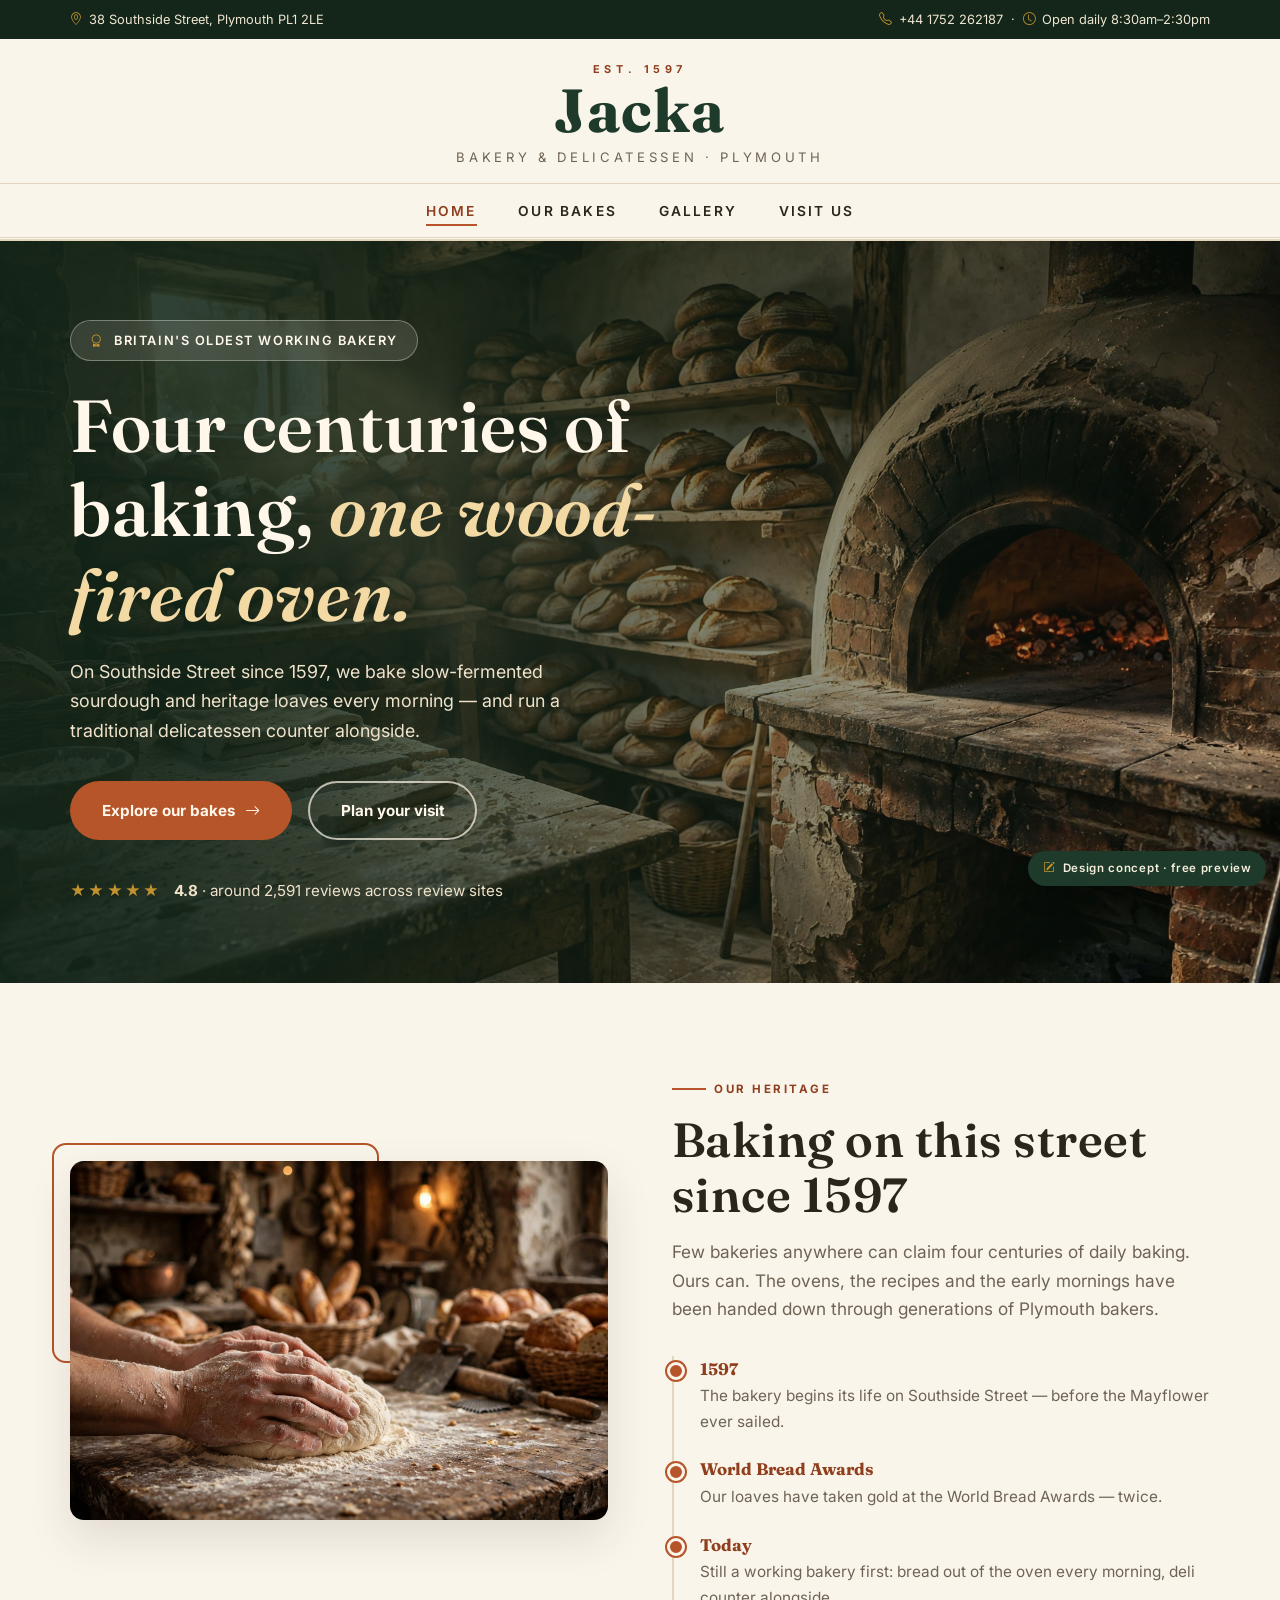
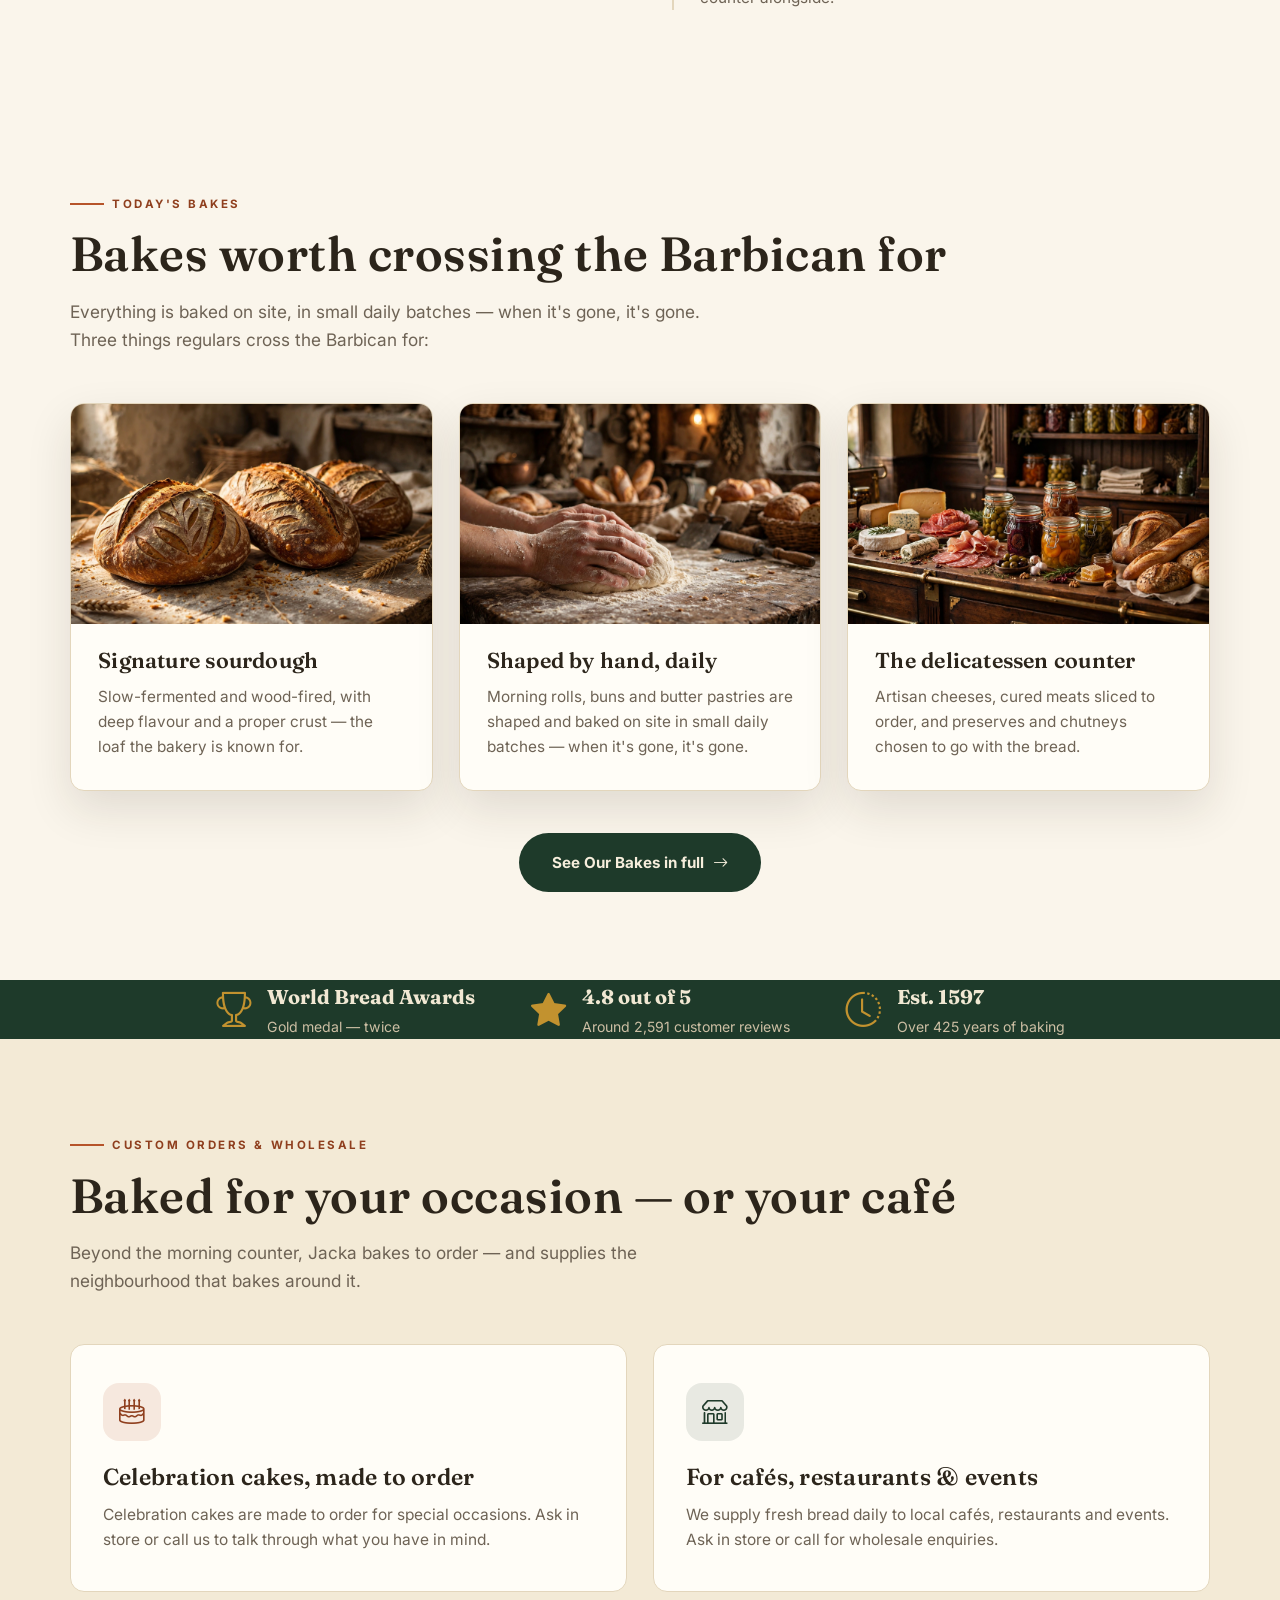
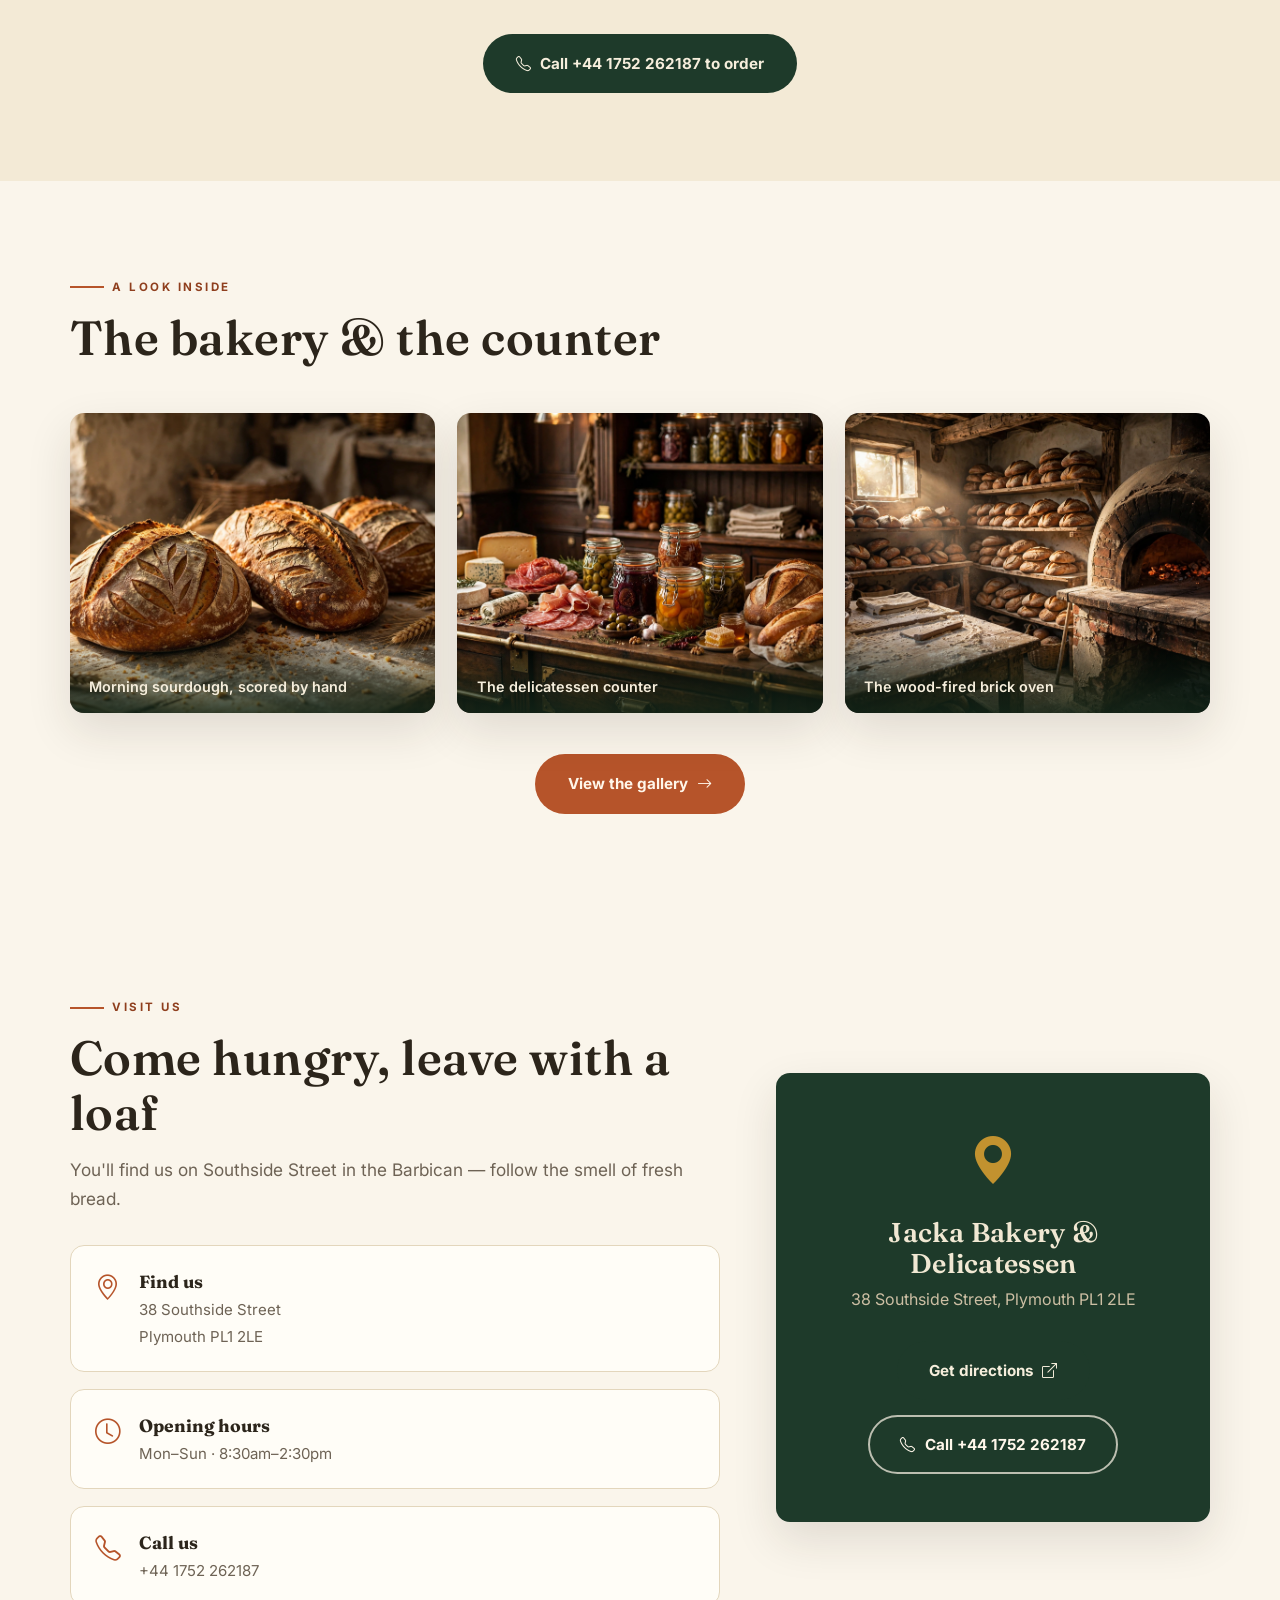
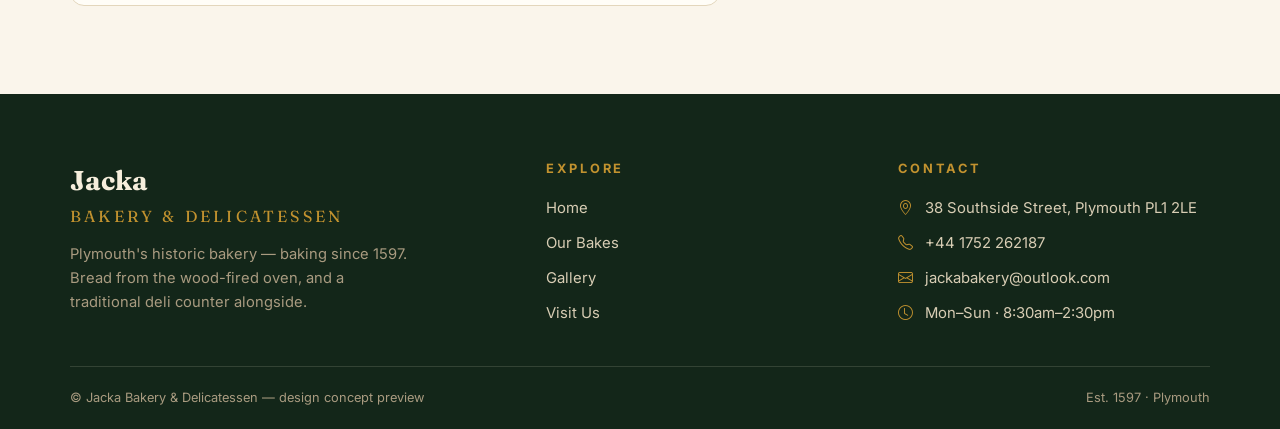
<file: index.html>
<!DOCTYPE html>
<html lang="en">
<head>
<meta charset="UTF-8">
<meta name="viewport" content="width=device-width, initial-scale=1.0">
<title>Jacka Bakery &amp; Delicatessen — Plymouth's Historic Bakery, Est. 1597</title>
<meta name="description" content="Jacka Bakery & Delicatessen, 38 Southside Street, Plymouth. Baking since 1597 — artisan sourdough, wood-fired loaves and a traditional delicatessen counter.">
<link rel="preconnect" href="https://fonts.googleapis.com">
<link rel="preconnect" href="https://fonts.gstatic.com" crossorigin>
<link href="https://fonts.googleapis.com/css2?family=Fraunces:ital,opsz,wght@0,9..144,400;0,9..144,600;0,9..144,700;1,9..144,500&family=Inter:wght@400;500;600;700&display=swap" rel="stylesheet">
<link rel="stylesheet" href="https://cdn.jsdelivr.net/npm/bootstrap-icons@1.11.3/font/bootstrap-icons.min.css">
<link rel="stylesheet" href="styles.css">
</head>
<body>

<div class="concept-badge"><i class="bi bi-pencil-square"></i>Design concept · free preview</div>

<div class="utilbar">
  <div class="container">
    <span><i class="bi bi-geo-alt"></i>38 Southside Street, Plymouth PL1 2LE</span>
    <span><i class="bi bi-telephone"></i>+44 1752 262187 &nbsp;·&nbsp; <i class="bi bi-clock"></i>Open daily 8:30am–2:30pm</span>
  </div>
</div>

<header class="site-header">
  <div class="masthead container">
    <p class="est">Est. 1597</p>
    <a class="wordmark" href="index.html">Jacka</a>
    <p class="tagline">Bakery &amp; Delicatessen · Plymouth</p>
  </div>
  <nav class="mainnav" aria-label="Main navigation">
    <div class="nav-inner container">
      <span class="nav-label">Menu</span>
      <button class="nav-toggle" aria-label="Open menu" aria-expanded="false" aria-controls="navLinks"><i class="bi bi-list"></i></button>
      <ul class="nav-links" id="navLinks">
        <li><a href="index.html" class="active">Home</a></li>
        <li><a href="services.html">Our Bakes</a></li>
        <li><a href="gallery.html">Gallery</a></li>
        <li><a href="contact.html">Visit Us</a></li>
      </ul>
    </div>
  </nav>
</header>

<main>
  <!-- HERO -->
  <section class="hero">
    <div class="hero-bg"><img src="images/hero-oven.webp" alt="Historic brick wood-fired oven inside Jacka Bakery, shelves of artisan loaves"></div>
    <div class="container">
      <span class="hero-badge"><i class="bi bi-award"></i>Britain's oldest working bakery</span>
      <h1>Four centuries of baking, <em>one wood-fired oven.</em></h1>
      <p>On Southside Street since 1597, we bake slow-fermented sourdough and heritage loaves every morning — and run a traditional delicatessen counter alongside.</p>
      <div class="hero-cta">
        <a class="btn btn-terra" href="services.html">Explore our bakes <i class="bi bi-arrow-right"></i></a>
        <a class="btn btn-outline" href="contact.html">Plan your visit</a>
      </div>
      <div class="hero-rating">
        <span class="stars">★★★★★</span>
        <span><strong>4.8</strong> · around 2,591 reviews across review sites</span>
      </div>
    </div>
  </section>



  <!-- HERITAGE -->
  <section class="section heritage">
    <div class="container heritage-grid">
      <div class="frame">
        <img src="images/baker-hands.webp" alt="Baker's flour-covered hands shaping dough on a wooden workbench">
      </div>
      <div>
        <span class="eyebrow">Our heritage</span>
        <h2 class="section-title">Baking on this street since 1597</h2>
        <p class="lede">Few bakeries anywhere can claim four centuries of daily baking. Ours can. The ovens, the recipes and the early mornings have been handed down through generations of Plymouth bakers.</p>
        <ul class="timeline">
          <li><span class="year">1597</span><p>The bakery begins its life on Southside Street — before the Mayflower ever sailed.</p></li>
          <li><span class="year">World Bread Awards</span><p>Our loaves have taken gold at the World Bread Awards — twice.</p></li>
          <li><span class="year">Today</span><p>Still a working bakery first: bread out of the oven every morning, deli counter alongside.</p></li>
        </ul>
      </div>
    </div>
  </section>


  <!-- TODAY'S BAKES -->
  <section class="section enrich-menu">
    <div class="container">
      <span class="eyebrow">Today's bakes</span>
      <h2 class="section-title">Bakes worth crossing the Barbican for</h2>
      <p class="lede">Everything is baked on site, in small daily batches — when it's gone, it's gone. Three things regulars cross the Barbican for:</p>
      <div class="enrich-cards">
        <article class="enrich-card">
          <img src="images/sourdough-loaves.webp" alt="Freshly baked scored sourdough loaves cooling on a wooden table">
          <div class="enrich-card-body">
            <h3>Signature sourdough</h3>
            <p>Slow-fermented and wood-fired, with deep flavour and a proper crust — the loaf the bakery is known for.</p>
          </div>
        </article>
        <article class="enrich-card">
          <img src="images/baker-hands.webp" alt="Baker's flour-covered hands shaping dough on a wooden workbench">
          <div class="enrich-card-body">
            <h3>Shaped by hand, daily</h3>
            <p>Morning rolls, buns and butter pastries are shaped and baked on site in small daily batches — when it's gone, it's gone.</p>
          </div>
        </article>
        <article class="enrich-card">
          <img src="images/deli-counter.webp" alt="Traditional delicatessen counter with cheeses, cured meats and preserves">
          <div class="enrich-card-body">
            <h3>The delicatessen counter</h3>
            <p>Artisan cheeses, cured meats sliced to order, and preserves and chutneys chosen to go with the bread.</p>
          </div>
        </article>
      </div>
      <div class="center"><a class="btn btn-green" href="services.html">See Our Bakes in full <i class="bi bi-arrow-right"></i></a></div>
    </div>
  </section>

  <!-- AWARDS BAND -->
  <section class="awards">
    <div class="container">
      <div class="award-item"><i class="bi bi-trophy"></i><div><strong>World Bread Awards</strong><span>Gold medal — twice</span></div></div>
      <div class="award-item"><i class="bi bi-star-fill"></i><div><strong>4.8 out of 5</strong><span>Around 2,591 customer reviews</span></div></div>
      <div class="award-item"><i class="bi bi-clock-history"></i><div><strong>Est. 1597</strong><span>Over 425 years of baking</span></div></div>
    </div>
  </section>




  <!-- CUSTOM ORDERS & WHOLESALE -->
  <section class="section orders">
    <div class="container">
      <span class="eyebrow">Custom orders &amp; wholesale</span>
      <h2 class="section-title">Baked for your occasion — or your caf&eacute;</h2>
      <p class="lede">Beyond the morning counter, Jacka bakes to order — and supplies the neighbourhood that bakes around it.</p>
      <div class="orders-grid">
        <article class="spec-card">
          <div class="icon-tile"><i class="bi bi-cake2"></i></div>
          <h3>Celebration cakes, made to order</h3>
          <p>Celebration cakes are made to order for special occasions. Ask in store or call us to talk through what you have in mind.</p>
        </article>
        <article class="spec-card">
          <div class="icon-tile green"><i class="bi bi-shop"></i></div>
          <h3>For caf&eacute;s, restaurants &amp; events</h3>
          <p>We supply fresh bread daily to local caf&eacute;s, restaurants and events. Ask in store or call for wholesale enquiries.</p>
        </article>
      </div>
      <div class="center"><a class="btn btn-green" href="tel:+441752262187"><i class="bi bi-telephone"></i>Call +44 1752 262187 to order</a></div>
    </div>
  </section>

  <!-- GALLERY TEASER -->
  <section class="section">
    <div class="container">
      <span class="eyebrow">A look inside</span>
      <h2 class="section-title">The bakery &amp; the counter</h2>
      <div class="teaser-grid">
        <figure><img src="images/sourdough-loaves.webp" alt="Freshly baked scored sourdough loaves cooling on a wooden table"><figcaption>Morning sourdough, scored by hand</figcaption></figure>
        <figure><img src="images/deli-counter.webp" alt="Traditional delicatessen counter with cheeses, cured meats and preserves"><figcaption>The delicatessen counter</figcaption></figure>
        <figure><img src="images/hero-oven.webp" alt="The historic brick oven glowing with embers"><figcaption>The wood-fired brick oven</figcaption></figure>
      </div>
      <div class="center"><a class="btn btn-terra" href="gallery.html">View the gallery <i class="bi bi-arrow-right"></i></a></div>
    </div>
  </section>



  <!-- VISIT -->
  <section class="section visit">
    <div class="container visit-grid">
      <div>
        <span class="eyebrow">Visit us</span>
        <h2 class="section-title">Come hungry, leave with a loaf</h2>
        <p class="lede">You'll find us on Southside Street in the Barbican — follow the smell of fresh bread.</p>
        <div class="visit-cards">
          <div class="visit-card"><i class="bi bi-geo-alt"></i><div><strong>Find us</strong><span>38 Southside Street<br>Plymouth PL1 2LE</span></div></div>
          <div class="visit-card"><i class="bi bi-clock"></i><div><strong>Opening hours</strong><span>Mon–Sun · 8:30am–2:30pm</span></div></div>
          <div class="visit-card"><i class="bi bi-telephone"></i><div><strong>Call us</strong><span>+44 1752 262187</span></div></div>
        </div>
      </div>
      <div class="map-card">
        <i class="bi bi-geo-alt-fill"></i>
        <h3>Jacka Bakery &amp; Delicatessen</h3>
        <p>38 Southside Street, Plymouth PL1 2LE</p>
        <a class="btn btn-green" href="https://www.google.com/maps/search/?api=1&query=Jacka+Bakery+38+Southside+Street+Plymouth" target="_blank" rel="noopener">Get directions <i class="bi bi-box-arrow-up-right"></i></a>
        <a class="btn btn-outline" style="margin-top:.9rem" href="tel:+441752262187"><i class="bi bi-telephone"></i>Call +44 1752 262187</a>
      </div>
    </div>
  </section>
</main>

<footer>
  <div class="container footer-grid">
    <div>
      <p class="footer-brand">Jacka <span>Bakery &amp; Delicatessen</span></p>
      <p class="footer-note">Plymouth's historic bakery — baking since 1597. Bread from the wood-fired oven, and a traditional deli counter alongside.</p>
    </div>
    <div>
      <p class="footer-head">Explore</p>
      <ul class="footer-links">
        <li><a href="index.html">Home</a></li>
        <li><a href="services.html">Our Bakes</a></li>
        <li><a href="gallery.html">Gallery</a></li>
        <li><a href="contact.html">Visit Us</a></li>
      </ul>
    </div>
    <div>
      <p class="footer-head">Contact</p>
      <ul class="footer-links">
        <li><i class="bi bi-geo-alt"></i> 38 Southside Street, Plymouth PL1 2LE</li>
        <li><i class="bi bi-telephone"></i> +44 1752 262187</li>
        <li><i class="bi bi-envelope"></i> jackabakery@outlook.com</li>
        <li><i class="bi bi-clock"></i> Mon–Sun · 8:30am–2:30pm</li>
      </ul>
    </div>
  </div>
  <div class="footer-bottom container"><span>© Jacka Bakery &amp; Delicatessen — design concept preview</span><span>Est. 1597 · Plymouth</span></div>
</footer>

<script>
(function(){
  var t=document.querySelector('.nav-toggle'),l=document.getElementById('navLinks');
  t.addEventListener('click',function(){var o=l.classList.toggle('open');t.setAttribute('aria-expanded',o);});
  l.querySelectorAll('a').forEach(function(a){a.addEventListener('click',function(){l.classList.remove('open');t.setAttribute('aria-expanded','false');});});
})();
</script>
</body>
</html>
</file>
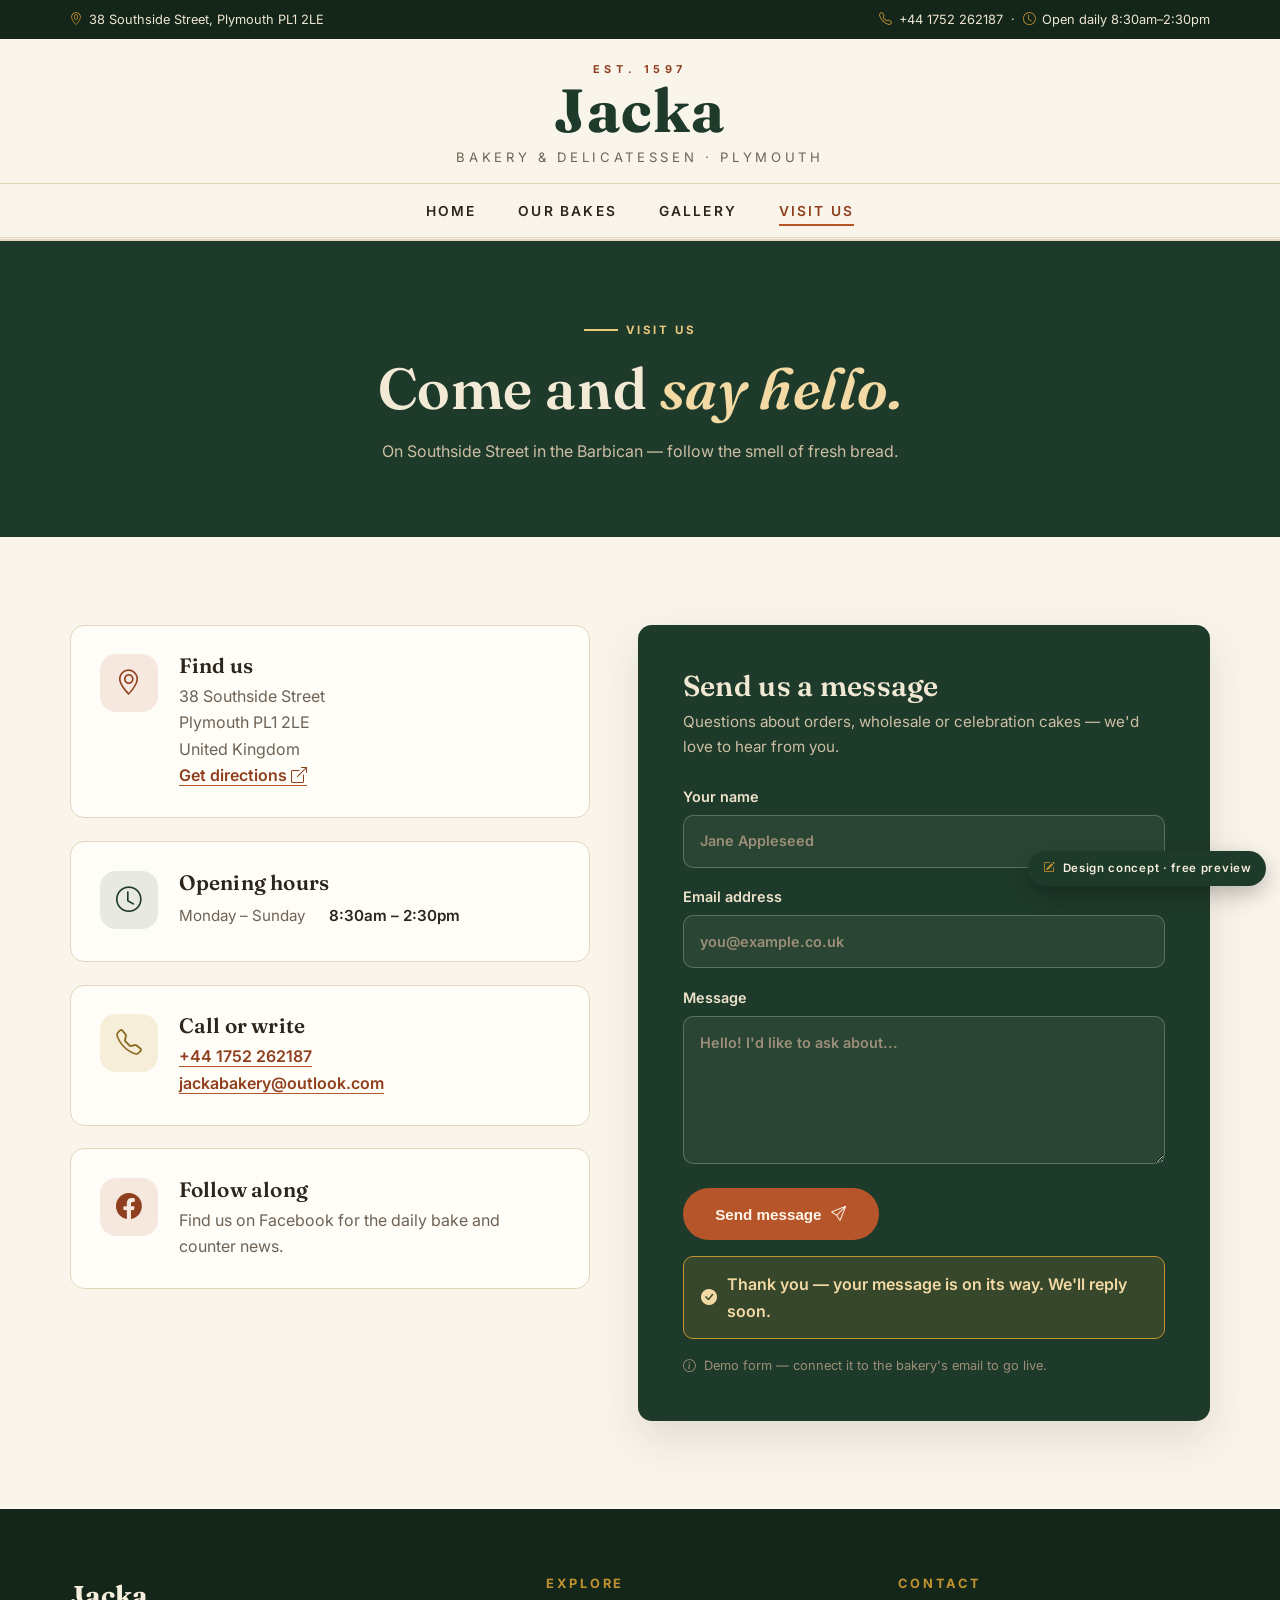
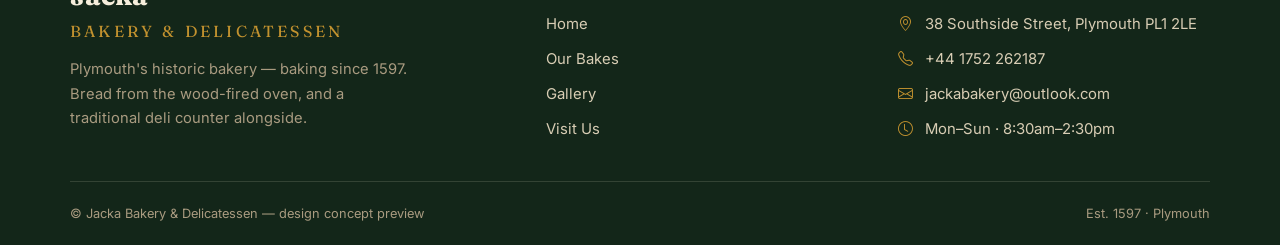
<file: contact.html>
<!DOCTYPE html>
<html lang="en">
<head>
<meta charset="UTF-8">
<meta name="viewport" content="width=device-width, initial-scale=1.0">
<title>Visit Us — Jacka Bakery &amp; Delicatessen, Plymouth</title>
<meta name="description" content="Find Jacka Bakery & Delicatessen at 38 Southside Street, Plymouth. Open daily 8:30am–2:30pm. Call +44 1752 262187.">
<link rel="preconnect" href="https://fonts.googleapis.com">
<link rel="preconnect" href="https://fonts.gstatic.com" crossorigin>
<link href="https://fonts.googleapis.com/css2?family=Fraunces:ital,opsz,wght@0,9..144,400;0,9..144,600;0,9..144,700;1,9..144,500&family=Inter:wght@400;500;600;700&display=swap" rel="stylesheet">
<link rel="stylesheet" href="https://cdn.jsdelivr.net/npm/bootstrap-icons@1.11.3/font/bootstrap-icons.min.css">
<link rel="stylesheet" href="styles.css">
</head>
<body>

<div class="concept-badge"><i class="bi bi-pencil-square"></i>Design concept · free preview</div>

<div class="utilbar">
  <div class="container">
    <span><i class="bi bi-geo-alt"></i>38 Southside Street, Plymouth PL1 2LE</span>
    <span><i class="bi bi-telephone"></i>+44 1752 262187 &nbsp;·&nbsp; <i class="bi bi-clock"></i>Open daily 8:30am–2:30pm</span>
  </div>
</div>

<header class="site-header">
  <div class="masthead container">
    <p class="est">Est. 1597</p>
    <a class="wordmark" href="index.html">Jacka</a>
    <p class="tagline">Bakery &amp; Delicatessen · Plymouth</p>
  </div>
  <nav class="mainnav" aria-label="Main navigation">
    <div class="nav-inner container">
      <span class="nav-label">Menu</span>
      <button class="nav-toggle" aria-label="Open menu" aria-expanded="false" aria-controls="navLinks"><i class="bi bi-list"></i></button>
      <ul class="nav-links" id="navLinks">
        <li><a href="index.html">Home</a></li>
        <li><a href="services.html">Our Bakes</a></li>
        <li><a href="gallery.html">Gallery</a></li>
        <li><a href="contact.html" class="active">Visit Us</a></li>
      </ul>
    </div>
  </nav>
</header>

<main>
  <section class="page-hero">
    <div class="container">
      <span class="eyebrow">Visit us</span>
      <h1>Come and <em>say hello.</em></h1>
      <p>On Southside Street in the Barbican — follow the smell of fresh bread.</p>
    </div>
  </section>

  <section class="section contact-section">
    <div class="container contact-grid">
      <div class="contact-info">
        <div class="info-row"><div class="icon-tile"><i class="bi bi-geo-alt"></i></div><div><h3>Find us</h3><p>38 Southside Street<br>Plymouth PL1 2LE<br>United Kingdom</p><a class="text-link" href="https://www.google.com/maps/search/?api=1&query=Jacka+Bakery+38+Southside+Street+Plymouth" target="_blank" rel="noopener">Get directions <i class="bi bi-box-arrow-up-right"></i></a></div></div>
        <div class="info-row"><div class="icon-tile green"><i class="bi bi-clock"></i></div><div><h3>Opening hours</h3><table class="hours"><tr><td>Monday – Sunday</td><td>8:30am – 2:30pm</td></tr></table></div></div>
        <div class="info-row"><div class="icon-tile gold"><i class="bi bi-telephone"></i></div><div><h3>Call or write</h3><p><a class="text-link" href="tel:+441752262187">+44 1752 262187</a><br><a class="text-link" href="mailto:jackabakery@outlook.com">jackabakery@outlook.com</a></p></div></div>
        <div class="info-row"><div class="icon-tile"><i class="bi bi-facebook"></i></div><div><h3>Follow along</h3><p>Find us on Facebook for the daily bake and counter news.</p></div></div>
      </div>
      <div class="contact-form-card">
        <h2>Send us a message</h2>
        <p class="form-note">Questions about orders, wholesale or celebration cakes — we'd love to hear from you.</p>
        <form id="contactForm">
          <label>Your name<input type="text" name="name" required placeholder="Jane Appleseed"></label>
          <label>Email address<input type="email" name="email" required placeholder="you@example.co.uk"></label>
          <label>Message<textarea name="message" rows="5" required placeholder="Hello! I'd like to ask about..."></textarea></label>
          <button class="btn btn-terra" type="submit">Send message <i class="bi bi-send"></i></button>
          <p class="form-thanks" id="formThanks" hidden><i class="bi bi-check-circle-fill"></i> Thank you — your message is on its way. We'll reply soon.</p>
        </form>
        <p class="demo-note"><i class="bi bi-info-circle"></i> Demo form — connect it to the bakery's email to go live.</p>
      </div>
    </div>
  </section>
</main>

<footer>
  <div class="container footer-grid">
    <div>
      <p class="footer-brand">Jacka <span>Bakery &amp; Delicatessen</span></p>
      <p class="footer-note">Plymouth's historic bakery — baking since 1597. Bread from the wood-fired oven, and a traditional deli counter alongside.</p>
    </div>
    <div>
      <p class="footer-head">Explore</p>
      <ul class="footer-links">
        <li><a href="index.html">Home</a></li>
        <li><a href="services.html">Our Bakes</a></li>
        <li><a href="gallery.html">Gallery</a></li>
        <li><a href="contact.html">Visit Us</a></li>
      </ul>
    </div>
    <div>
      <p class="footer-head">Contact</p>
      <ul class="footer-links">
        <li><i class="bi bi-geo-alt"></i> 38 Southside Street, Plymouth PL1 2LE</li>
        <li><i class="bi bi-telephone"></i> +44 1752 262187</li>
        <li><i class="bi bi-envelope"></i> jackabakery@outlook.com</li>
        <li><i class="bi bi-clock"></i> Mon–Sun · 8:30am–2:30pm</li>
      </ul>
    </div>
  </div>
  <div class="footer-bottom container"><span>© Jacka Bakery &amp; Delicatessen — design concept preview</span><span>Est. 1597 · Plymouth</span></div>
</footer>

<script>
(function(){
  var t=document.querySelector('.nav-toggle'),l=document.getElementById('navLinks');
  t.addEventListener('click',function(){var o=l.classList.toggle('open');t.setAttribute('aria-expanded',o);});
  l.querySelectorAll('a').forEach(function(a){a.addEventListener('click',function(){l.classList.remove('open');t.setAttribute('aria-expanded','false');});});
  var f=document.getElementById('contactForm');
  f.addEventListener('submit',function(e){e.preventDefault();document.getElementById('formThanks').hidden=false;f.querySelector('button').disabled=true;});
})();
</script>
</body>
</html>
</file>
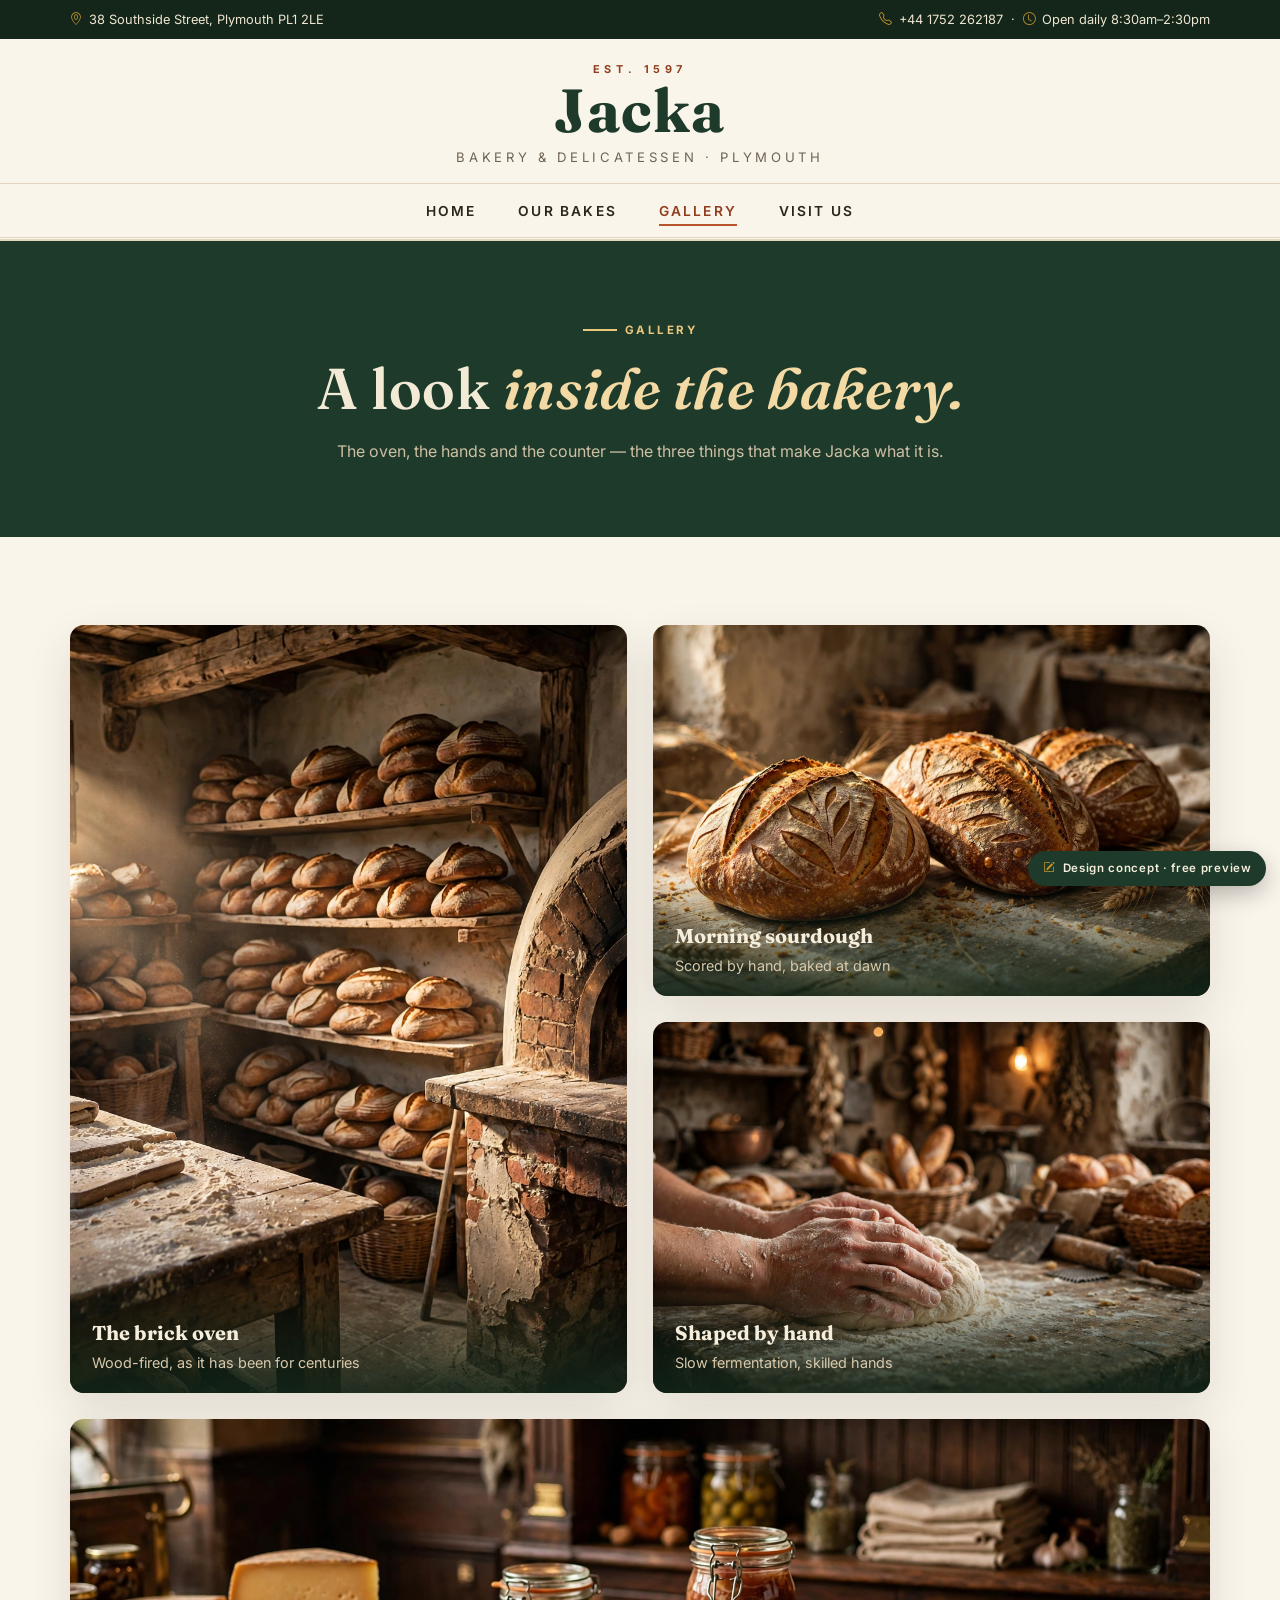
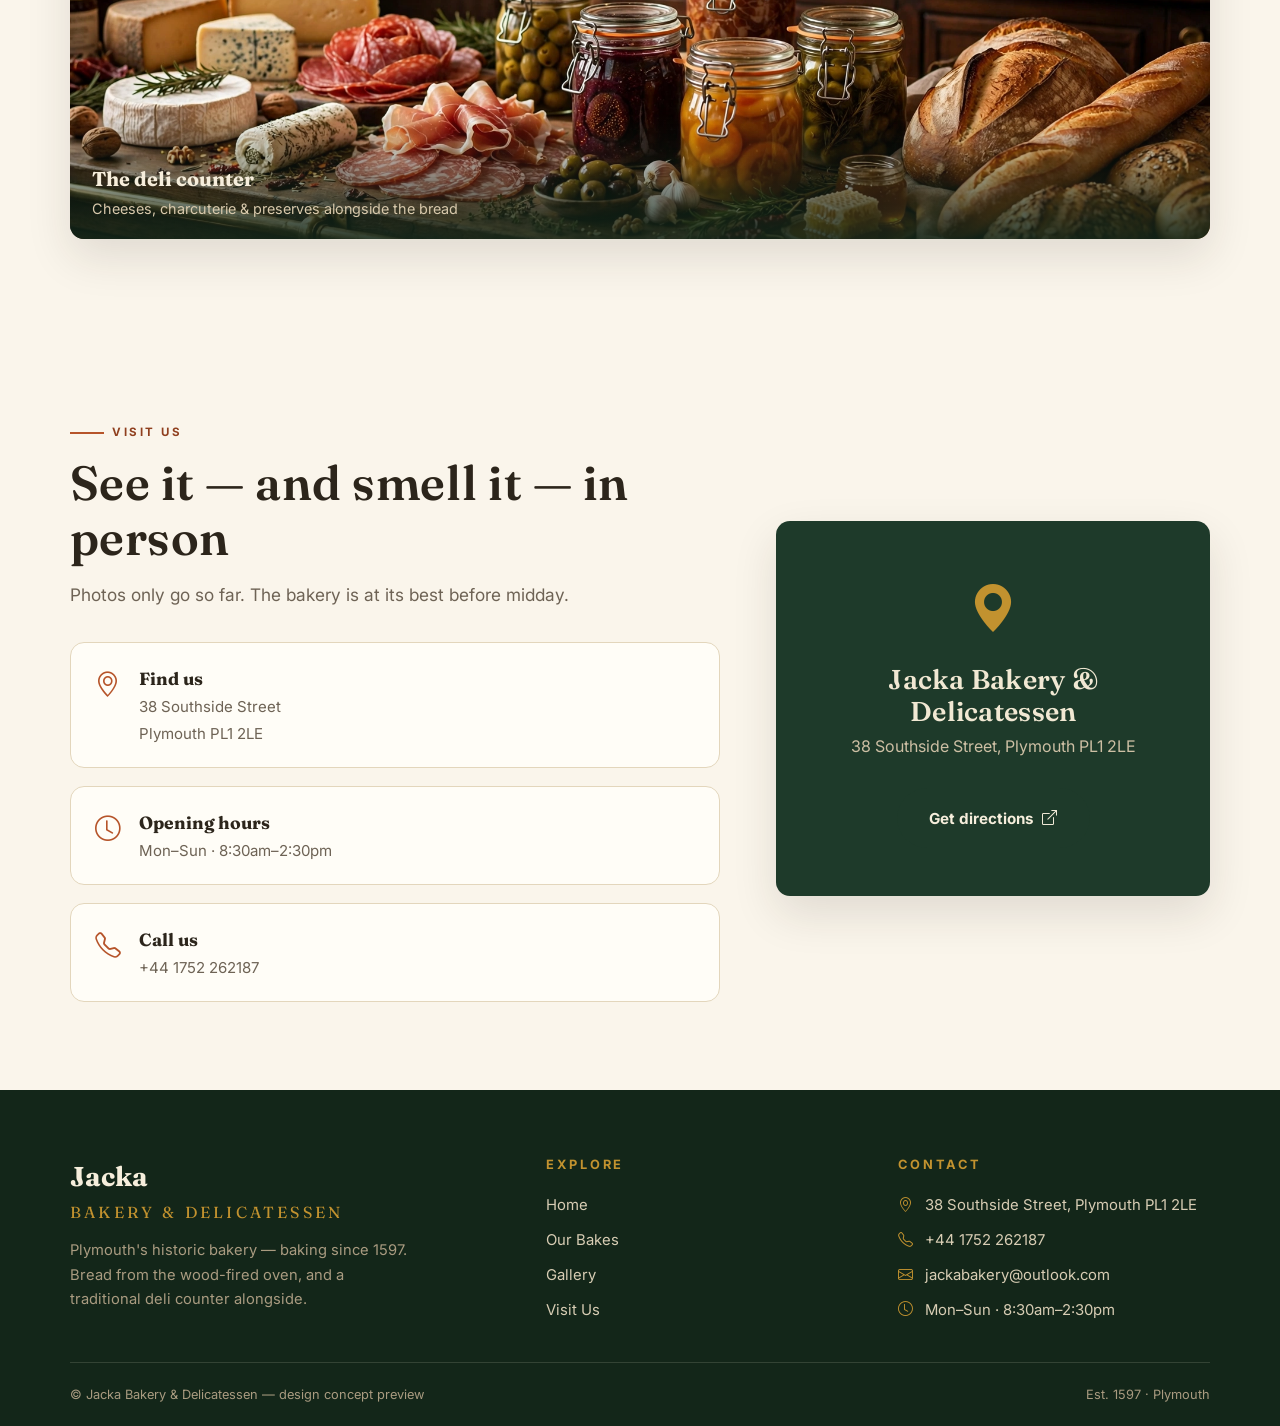
<file: gallery.html>
<!DOCTYPE html>
<html lang="en">
<head>
<meta charset="UTF-8">
<meta name="viewport" content="width=device-width, initial-scale=1.0">
<title>Gallery — Jacka Bakery &amp; Delicatessen, Plymouth</title>
<meta name="description" content="Inside Jacka Bakery: the wood-fired oven, hand-shaped sourdough and the delicatessen counter.">
<link rel="preconnect" href="https://fonts.googleapis.com">
<link rel="preconnect" href="https://fonts.gstatic.com" crossorigin>
<link href="https://fonts.googleapis.com/css2?family=Fraunces:ital,opsz,wght@0,9..144,400;0,9..144,600;0,9..144,700;1,9..144,500&family=Inter:wght@400;500;600;700&display=swap" rel="stylesheet">
<link rel="stylesheet" href="https://cdn.jsdelivr.net/npm/bootstrap-icons@1.11.3/font/bootstrap-icons.min.css">
<link rel="stylesheet" href="styles.css">
</head>
<body>

<div class="concept-badge"><i class="bi bi-pencil-square"></i>Design concept · free preview</div>

<div class="utilbar">
  <div class="container">
    <span><i class="bi bi-geo-alt"></i>38 Southside Street, Plymouth PL1 2LE</span>
    <span><i class="bi bi-telephone"></i>+44 1752 262187 &nbsp;·&nbsp; <i class="bi bi-clock"></i>Open daily 8:30am–2:30pm</span>
  </div>
</div>

<header class="site-header">
  <div class="masthead container">
    <p class="est">Est. 1597</p>
    <a class="wordmark" href="index.html">Jacka</a>
    <p class="tagline">Bakery &amp; Delicatessen · Plymouth</p>
  </div>
  <nav class="mainnav" aria-label="Main navigation">
    <div class="nav-inner container">
      <span class="nav-label">Menu</span>
      <button class="nav-toggle" aria-label="Open menu" aria-expanded="false" aria-controls="navLinks"><i class="bi bi-list"></i></button>
      <ul class="nav-links" id="navLinks">
        <li><a href="index.html">Home</a></li>
        <li><a href="services.html">Our Bakes</a></li>
        <li><a href="gallery.html" class="active">Gallery</a></li>
        <li><a href="contact.html">Visit Us</a></li>
      </ul>
    </div>
  </nav>
</header>

<main>
  <section class="page-hero">
    <div class="container">
      <span class="eyebrow">Gallery</span>
      <h1>A look <em>inside the bakery.</em></h1>
      <p>The oven, the hands and the counter — the three things that make Jacka what it is.</p>
    </div>
  </section>

  <section class="section gallery-section">
    <div class="container">
      <div class="gallery-grid">
        <figure class="g-item tall"><img src="images/hero-oven.webp" alt="Historic brick wood-fired oven with glowing embers, shelves of loaves"><figcaption><strong>The brick oven</strong><span>Wood-fired, as it has been for centuries</span></figcaption></figure>
        <figure class="g-item"><img src="images/sourdough-loaves.webp" alt="Freshly baked scored sourdough loaves cooling"><figcaption><strong>Morning sourdough</strong><span>Scored by hand, baked at dawn</span></figcaption></figure>
        <figure class="g-item"><img src="images/baker-hands.webp" alt="Baker shaping dough on a flour-dusted workbench"><figcaption><strong>Shaped by hand</strong><span>Slow fermentation, skilled hands</span></figcaption></figure>
        <figure class="g-item wide"><img src="images/deli-counter.webp" alt="Delicatessen counter with cheeses, cured meats and preserves"><figcaption><strong>The deli counter</strong><span>Cheeses, charcuterie &amp; preserves alongside the bread</span></figcaption></figure>
      </div>
    </div>
  </section>

  <section class="section visit">
    <div class="container visit-grid">
      <div>
        <span class="eyebrow">Visit us</span>
        <h2 class="section-title">See it — and smell it — in person</h2>
        <p class="lede">Photos only go so far. The bakery is at its best before midday.</p>
        <div class="visit-cards">
          <div class="visit-card"><i class="bi bi-geo-alt"></i><div><strong>Find us</strong><span>38 Southside Street<br>Plymouth PL1 2LE</span></div></div>
          <div class="visit-card"><i class="bi bi-clock"></i><div><strong>Opening hours</strong><span>Mon–Sun · 8:30am–2:30pm</span></div></div>
          <div class="visit-card"><i class="bi bi-telephone"></i><div><strong>Call us</strong><span>+44 1752 262187</span></div></div>
        </div>
      </div>
      <div class="map-card">
        <i class="bi bi-geo-alt-fill"></i>
        <h3>Jacka Bakery &amp; Delicatessen</h3>
        <p>38 Southside Street, Plymouth PL1 2LE</p>
        <a class="btn btn-green" href="https://www.google.com/maps/search/?api=1&query=Jacka+Bakery+38+Southside+Street+Plymouth" target="_blank" rel="noopener">Get directions <i class="bi bi-box-arrow-up-right"></i></a>
      </div>
    </div>
  </section>
</main>

<footer>
  <div class="container footer-grid">
    <div>
      <p class="footer-brand">Jacka <span>Bakery &amp; Delicatessen</span></p>
      <p class="footer-note">Plymouth's historic bakery — baking since 1597. Bread from the wood-fired oven, and a traditional deli counter alongside.</p>
    </div>
    <div>
      <p class="footer-head">Explore</p>
      <ul class="footer-links">
        <li><a href="index.html">Home</a></li>
        <li><a href="services.html">Our Bakes</a></li>
        <li><a href="gallery.html">Gallery</a></li>
        <li><a href="contact.html">Visit Us</a></li>
      </ul>
    </div>
    <div>
      <p class="footer-head">Contact</p>
      <ul class="footer-links">
        <li><i class="bi bi-geo-alt"></i> 38 Southside Street, Plymouth PL1 2LE</li>
        <li><i class="bi bi-telephone"></i> +44 1752 262187</li>
        <li><i class="bi bi-envelope"></i> jackabakery@outlook.com</li>
        <li><i class="bi bi-clock"></i> Mon–Sun · 8:30am–2:30pm</li>
      </ul>
    </div>
  </div>
  <div class="footer-bottom container"><span>© Jacka Bakery &amp; Delicatessen — design concept preview</span><span>Est. 1597 · Plymouth</span></div>
</footer>

<script>
(function(){
  var t=document.querySelector('.nav-toggle'),l=document.getElementById('navLinks');
  t.addEventListener('click',function(){var o=l.classList.toggle('open');t.setAttribute('aria-expanded',o);});
  l.querySelectorAll('a').forEach(function(a){a.addEventListener('click',function(){l.classList.remove('open');t.setAttribute('aria-expanded','false');});});
})();
</script>
</body>
</html>
</file>
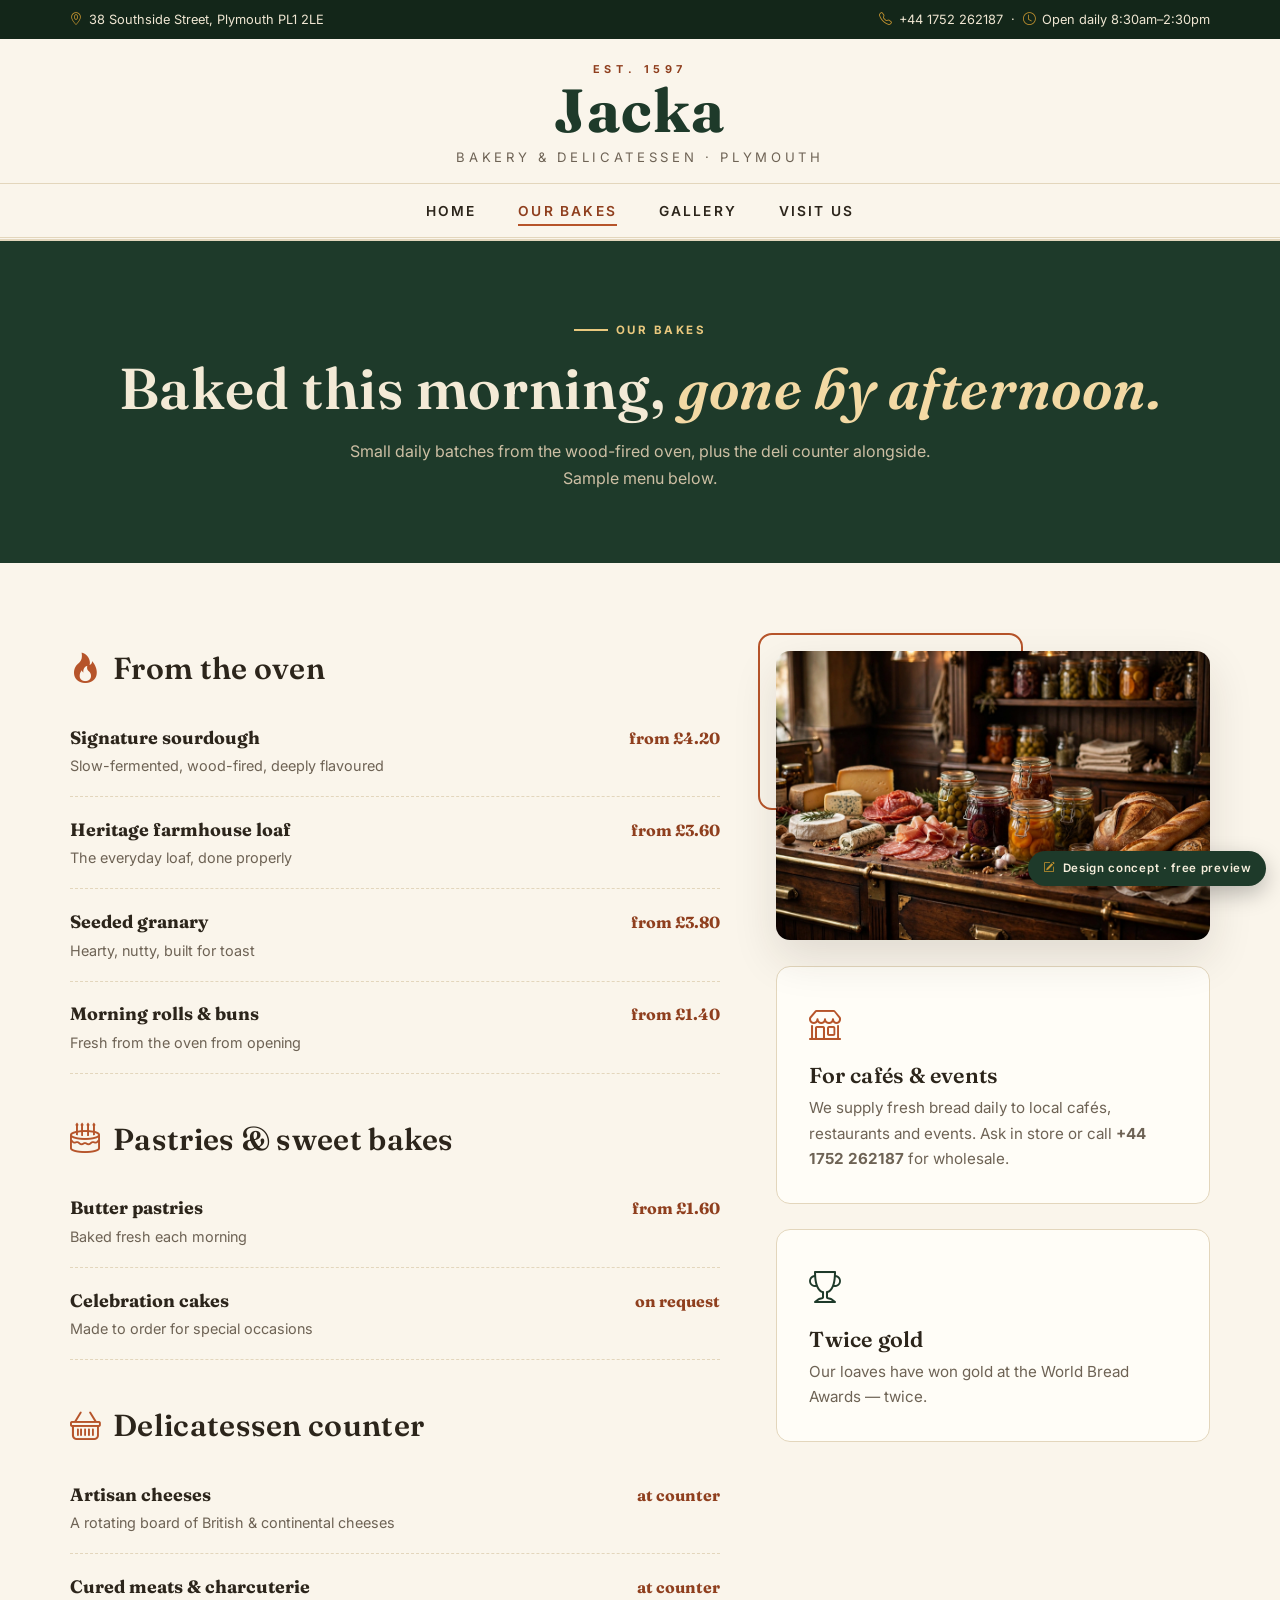
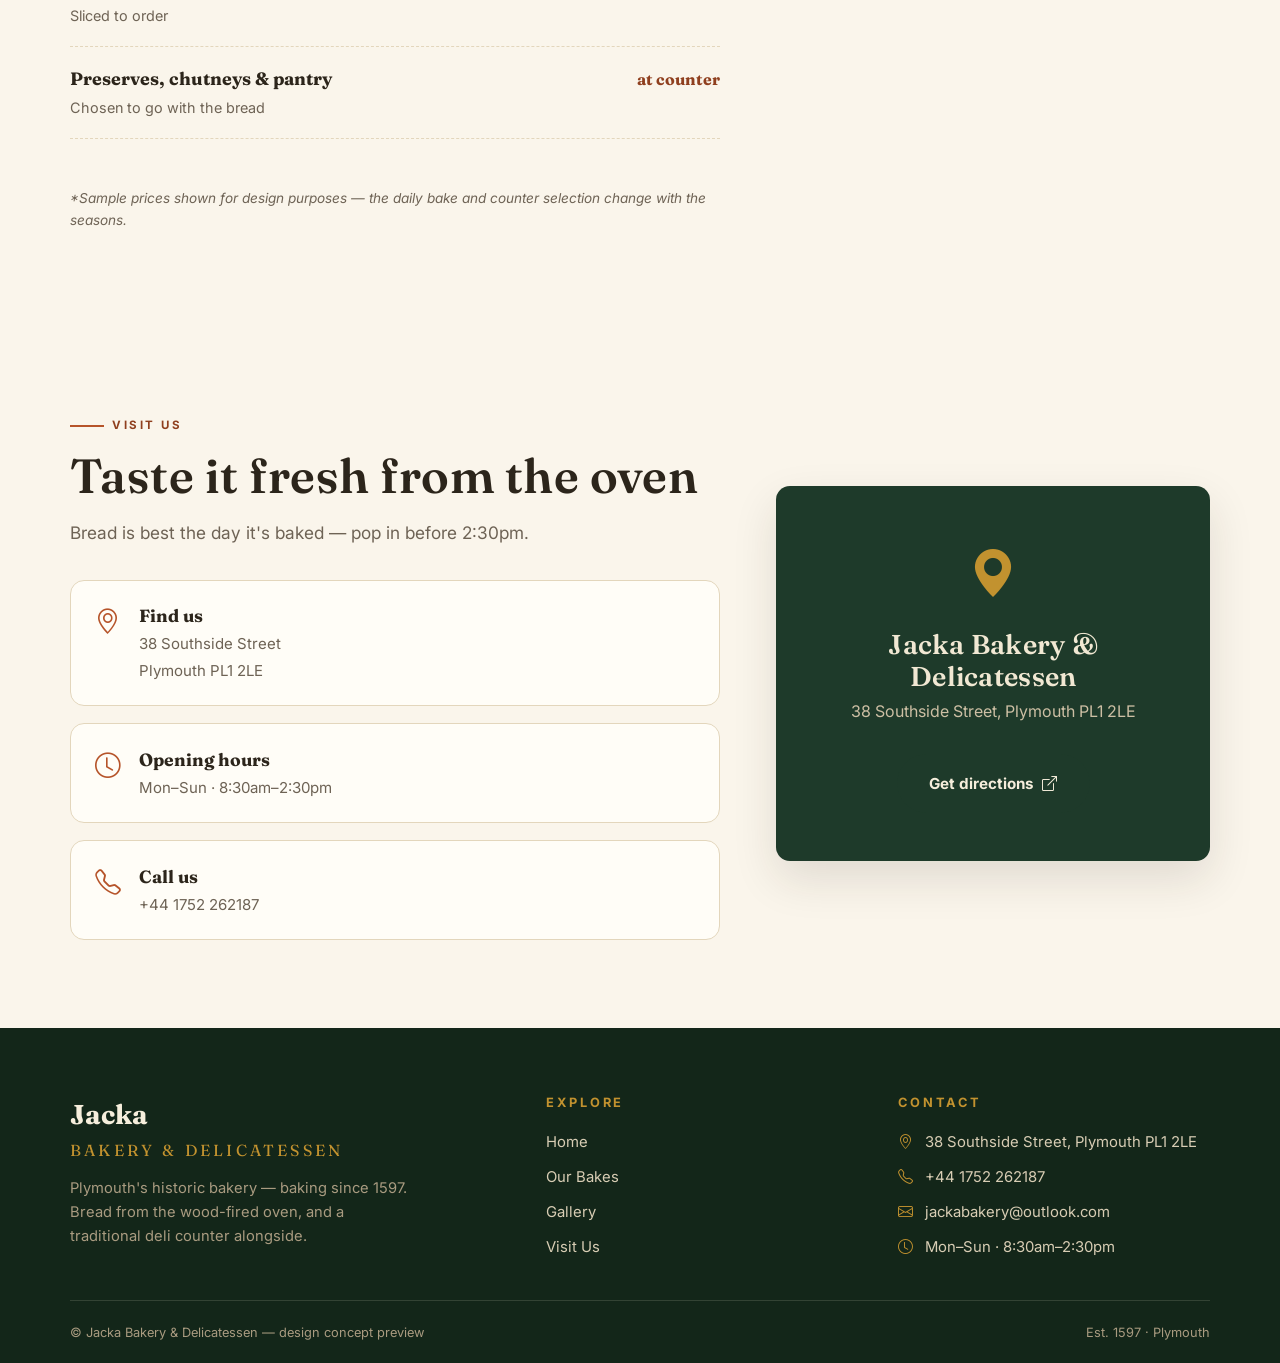
<file: services.html>
<!DOCTYPE html>
<html lang="en">
<head>
<meta charset="UTF-8">
<meta name="viewport" content="width=device-width, initial-scale=1.0">
<title>Our Bakes — Jacka Bakery &amp; Delicatessen, Plymouth</title>
<meta name="description" content="The Jacka Bakery menu: wood-fired sourdough, heritage loaves, morning pastries and the delicatessen counter.">
<link rel="preconnect" href="https://fonts.googleapis.com">
<link rel="preconnect" href="https://fonts.gstatic.com" crossorigin>
<link href="https://fonts.googleapis.com/css2?family=Fraunces:ital,opsz,wght@0,9..144,400;0,9..144,600;0,9..144,700;1,9..144,500&family=Inter:wght@400;500;600;700&display=swap" rel="stylesheet">
<link rel="stylesheet" href="https://cdn.jsdelivr.net/npm/bootstrap-icons@1.11.3/font/bootstrap-icons.min.css">
<link rel="stylesheet" href="styles.css">
</head>
<body>

<div class="concept-badge"><i class="bi bi-pencil-square"></i>Design concept · free preview</div>

<div class="utilbar">
  <div class="container">
    <span><i class="bi bi-geo-alt"></i>38 Southside Street, Plymouth PL1 2LE</span>
    <span><i class="bi bi-telephone"></i>+44 1752 262187 &nbsp;·&nbsp; <i class="bi bi-clock"></i>Open daily 8:30am–2:30pm</span>
  </div>
</div>

<header class="site-header">
  <div class="masthead container">
    <p class="est">Est. 1597</p>
    <a class="wordmark" href="index.html">Jacka</a>
    <p class="tagline">Bakery &amp; Delicatessen · Plymouth</p>
  </div>
  <nav class="mainnav" aria-label="Main navigation">
    <div class="nav-inner container">
      <span class="nav-label">Menu</span>
      <button class="nav-toggle" aria-label="Open menu" aria-expanded="false" aria-controls="navLinks"><i class="bi bi-list"></i></button>
      <ul class="nav-links" id="navLinks">
        <li><a href="index.html">Home</a></li>
        <li><a href="services.html" class="active">Our Bakes</a></li>
        <li><a href="gallery.html">Gallery</a></li>
        <li><a href="contact.html">Visit Us</a></li>
      </ul>
    </div>
  </nav>
</header>

<main>
  <section class="page-hero">
    <div class="container">
      <span class="eyebrow">Our bakes</span>
      <h1>Baked this morning, <em>gone by afternoon.</em></h1>
      <p>Small daily batches from the wood-fired oven, plus the deli counter alongside. Sample menu below.</p>
    </div>
  </section>

  <section class="section menu-section">
    <div class="container menu-grid">
      <div>
        <div class="menu-block">
          <h2><i class="bi bi-fire"></i> From the oven</h2>
          <ul class="menu-list">
            <li><div><strong>Signature sourdough</strong><span>Slow-fermented, wood-fired, deeply flavoured</span></div><span class="price">from £4.20</span></li>
            <li><div><strong>Heritage farmhouse loaf</strong><span>The everyday loaf, done properly</span></div><span class="price">from £3.60</span></li>
            <li><div><strong>Seeded granary</strong><span>Hearty, nutty, built for toast</span></div><span class="price">from £3.80</span></li>
            <li><div><strong>Morning rolls &amp; buns</strong><span>Fresh from the oven from opening</span></div><span class="price">from £1.40</span></li>
          </ul>
        </div>
        <div class="menu-block">
          <h2><i class="bi bi-cake2"></i> Pastries &amp; sweet bakes</h2>
          <ul class="menu-list">
            <li><div><strong>Butter pastries</strong><span>Baked fresh each morning</span></div><span class="price">from £1.60</span></li>
            <li><div><strong>Celebration cakes</strong><span>Made to order for special occasions</span></div><span class="price">on request</span></li>
          </ul>
        </div>
        <div class="menu-block">
          <h2><i class="bi bi-basket"></i> Delicatessen counter</h2>
          <ul class="menu-list">
            <li><div><strong>Artisan cheeses</strong><span>A rotating board of British &amp; continental cheeses</span></div><span class="price">at counter</span></li>
            <li><div><strong>Cured meats &amp; charcuterie</strong><span>Sliced to order</span></div><span class="price">at counter</span></li>
            <li><div><strong>Preserves, chutneys &amp; pantry</strong><span>Chosen to go with the bread</span></div><span class="price">at counter</span></li>
          </ul>
        </div>
        <p class="price-note">*Sample prices shown for design purposes — the daily bake and counter selection change with the seasons.</p>
      </div>
      <aside>
        <div class="frame"><img src="images/deli-counter.webp" alt="Traditional delicatessen counter with cheeses, cured meats and preserves"></div>
        <div class="side-card">
          <i class="bi bi-shop"></i>
          <h3>For cafés &amp; events</h3>
          <p>We supply fresh bread daily to local cafés, restaurants and events. Ask in store or call <strong>+44 1752 262187</strong> for wholesale.</p>
        </div>
        <div class="side-card green">
          <i class="bi bi-trophy"></i>
          <h3>Twice gold</h3>
          <p>Our loaves have won gold at the World Bread Awards — twice.</p>
        </div>
      </aside>
    </div>
  </section>

  <section class="section visit">
    <div class="container visit-grid">
      <div>
        <span class="eyebrow">Visit us</span>
        <h2 class="section-title">Taste it fresh from the oven</h2>
        <p class="lede">Bread is best the day it's baked — pop in before 2:30pm.</p>
        <div class="visit-cards">
          <div class="visit-card"><i class="bi bi-geo-alt"></i><div><strong>Find us</strong><span>38 Southside Street<br>Plymouth PL1 2LE</span></div></div>
          <div class="visit-card"><i class="bi bi-clock"></i><div><strong>Opening hours</strong><span>Mon–Sun · 8:30am–2:30pm</span></div></div>
          <div class="visit-card"><i class="bi bi-telephone"></i><div><strong>Call us</strong><span>+44 1752 262187</span></div></div>
        </div>
      </div>
      <div class="map-card">
        <i class="bi bi-geo-alt-fill"></i>
        <h3>Jacka Bakery &amp; Delicatessen</h3>
        <p>38 Southside Street, Plymouth PL1 2LE</p>
        <a class="btn btn-green" href="https://www.google.com/maps/search/?api=1&query=Jacka+Bakery+38+Southside+Street+Plymouth" target="_blank" rel="noopener">Get directions <i class="bi bi-box-arrow-up-right"></i></a>
      </div>
    </div>
  </section>
</main>

<footer>
  <div class="container footer-grid">
    <div>
      <p class="footer-brand">Jacka <span>Bakery &amp; Delicatessen</span></p>
      <p class="footer-note">Plymouth's historic bakery — baking since 1597. Bread from the wood-fired oven, and a traditional deli counter alongside.</p>
    </div>
    <div>
      <p class="footer-head">Explore</p>
      <ul class="footer-links">
        <li><a href="index.html">Home</a></li>
        <li><a href="services.html">Our Bakes</a></li>
        <li><a href="gallery.html">Gallery</a></li>
        <li><a href="contact.html">Visit Us</a></li>
      </ul>
    </div>
    <div>
      <p class="footer-head">Contact</p>
      <ul class="footer-links">
        <li><i class="bi bi-geo-alt"></i> 38 Southside Street, Plymouth PL1 2LE</li>
        <li><i class="bi bi-telephone"></i> +44 1752 262187</li>
        <li><i class="bi bi-envelope"></i> jackabakery@outlook.com</li>
        <li><i class="bi bi-clock"></i> Mon–Sun · 8:30am–2:30pm</li>
      </ul>
    </div>
  </div>
  <div class="footer-bottom container"><span>© Jacka Bakery &amp; Delicatessen — design concept preview</span><span>Est. 1597 · Plymouth</span></div>
</footer>

<script>
(function(){
  var t=document.querySelector('.nav-toggle'),l=document.getElementById('navLinks');
  t.addEventListener('click',function(){var o=l.classList.toggle('open');t.setAttribute('aria-expanded',o);});
  l.querySelectorAll('a').forEach(function(a){a.addEventListener('click',function(){l.classList.remove('open');t.setAttribute('aria-expanded','false');});});
})();
</script>
</body>
</html>
</file>
<file: styles.css>
/* Jacka Bakery & Delicatessen — heritage artisan bakery design concept */
:root{
  --cream:#FAF5EB;
  --cream-2:#F3EAD6;
  --terra:#B6542A;
  --terra-dark:#8F3F1E;
  --green:#1E3A2A;
  --green-dark:#132619;
  --ink:#2C251B;
  --muted:#6E6355;
  --gold:#C2922F;
  --line:#E3D6BC;
  --card:#FFFDF7;
  --radius:14px;
  --shadow:0 18px 45px rgba(44,37,27,.12);
  --font-display:"Fraunces",Georgia,serif;
  --font-body:"Inter",system-ui,sans-serif;
}
*{margin:0;padding:0;box-sizing:border-box}
html{scroll-behavior:smooth}
body{
  font-family:var(--font-body);
  background:var(--cream);
  color:var(--ink);
  line-height:1.65;
  -webkit-font-smoothing:antialiased;
}
img{max-width:100%;display:block}
a{color:inherit;text-decoration:none}
.container{width:min(1140px,92%);margin:0 auto}
h1,h2,h3{font-family:var(--font-display);line-height:1.15;font-weight:600;letter-spacing:.01em}
.eyebrow{
  display:inline-flex;align-items:center;gap:.5rem;
  font-size:.72rem;font-weight:700;letter-spacing:.22em;text-transform:uppercase;
  color:var(--terra-dark);
}
.eyebrow::before{content:"";width:34px;height:2px;background:var(--terra);display:inline-block}
.section{padding:5.5rem 0}
.section-title{font-size:clamp(2rem,4vw,3rem);margin:.8rem 0 1rem}
.lede{color:var(--muted);font-size:1.08rem;max-width:640px}

/* ---------- concept badge ---------- */
.concept-badge{
  position:fixed;right:14px;bottom:14px;z-index:1500;
  background:var(--green);color:#F6EEDC;
  font-size:.72rem;font-weight:600;letter-spacing:.06em;
  padding:.5rem .9rem;border-radius:999px;
  box-shadow:0 8px 22px rgba(0,0,0,.25);
  display:flex;align-items:center;gap:.45rem;
}
.concept-badge i{color:var(--gold)}

/* ---------- utility bar ---------- */
.utilbar{background:var(--green-dark);color:#EFE6D2;font-size:.8rem}
.utilbar .container{display:flex;justify-content:space-between;align-items:center;gap:1rem;padding:.55rem 0}
.utilbar i{color:var(--gold);margin-right:.4rem}

/* ---------- masthead ---------- */
.site-header{position:sticky;top:0;z-index:2000;background:var(--cream);box-shadow:0 1px 0 var(--line)}
.masthead{text-align:center;padding:1.4rem 0 .9rem}
.masthead .est{font-size:.68rem;letter-spacing:.42em;text-transform:uppercase;color:var(--terra-dark);font-weight:700}
.wordmark{font-family:var(--font-display);font-size:clamp(2.6rem,6vw,3.8rem);font-weight:700;color:var(--green);letter-spacing:.02em;line-height:1.05;display:inline-block}
.masthead .tagline{font-size:.82rem;letter-spacing:.28em;text-transform:uppercase;color:var(--muted);margin-top:.25rem}

/* ---------- nav ---------- */
.mainnav{border-top:1px solid var(--line);border-bottom:3px double var(--line);position:relative;background:var(--cream)}
.nav-inner{display:flex;align-items:center;justify-content:center;position:relative}
.nav-links{list-style:none;display:flex;gap:2.6rem;padding:.85rem 0}
.nav-links a{font-size:.86rem;font-weight:600;letter-spacing:.16em;text-transform:uppercase;color:var(--ink);padding:.4rem 0;position:relative}
.nav-links a::after{content:"";position:absolute;left:0;bottom:0;height:2px;width:0;background:var(--terra);transition:width .25s}
.nav-links a:hover::after,.nav-links a.active::after{width:100%}
.nav-links a.active{color:var(--terra-dark)}
.nav-toggle{display:none;background:none;border:1px solid var(--line);border-radius:10px;font-size:1.5rem;color:var(--green);padding:.3rem .7rem;cursor:pointer}
.nav-label{display:none;font-size:.8rem;font-weight:700;letter-spacing:.2em;text-transform:uppercase;color:var(--muted)}

/* ---------- buttons ---------- */
.btn{display:inline-flex;align-items:center;gap:.6rem;font-weight:700;font-size:.95rem;padding:.95rem 1.9rem;border-radius:999px;border:2px solid transparent;cursor:pointer;transition:transform .2s,box-shadow .2s,background .2s}
.btn-terra{background:var(--terra);color:#FFF7EA}
.btn-terra:hover{background:var(--terra-dark);transform:translateY(-2px);box-shadow:var(--shadow)}
.btn-outline{border-color:rgba(255,247,234,.7);color:#FFF7EA}
.btn-outline:hover{background:rgba(255,247,234,.14)}
.btn-green{background:var(--green);color:#F6EEDC}
.btn-green:hover{background:var(--green-dark);transform:translateY(-2px);box-shadow:var(--shadow)}

/* ---------- hero ---------- */
.hero{position:relative;min-height:78vh;display:flex;align-items:center;color:#FFF7EA;overflow:hidden}
.hero-bg{position:absolute;inset:0;z-index:0}
.hero-bg img{width:100%;height:100%;object-fit:cover}
.hero-bg::after{content:"";position:absolute;inset:0;background:linear-gradient(100deg,rgba(19,38,25,.88) 20%,rgba(19,38,25,.55) 55%,rgba(19,38,25,.15) 100%)}
.hero .container{position:relative;z-index:1;padding:5rem 0}
.hero-badge{display:inline-flex;align-items:center;gap:.6rem;background:rgba(250,245,235,.12);border:1px solid rgba(250,245,235,.35);backdrop-filter:blur(6px);border-radius:999px;padding:.55rem 1.2rem;font-size:.8rem;font-weight:600;letter-spacing:.12em;text-transform:uppercase}
.hero-badge i{color:var(--gold)}
.hero h1{font-size:clamp(2.6rem,6vw,4.6rem);max-width:640px;margin:1.4rem 0 1.2rem;font-weight:600}
.hero h1 em{font-style:italic;color:#F3D9A4}
.hero p{max-width:560px;font-size:1.12rem;color:#EFE3CB;margin-bottom:2.2rem}
.hero-cta{display:flex;gap:1rem;flex-wrap:wrap}
.hero-rating{margin-top:2.4rem;display:flex;align-items:center;gap:.8rem;font-size:.95rem;color:#EFE3CB}
.hero-rating .stars{color:var(--gold);letter-spacing:.15em}

/* ---------- heritage ---------- */
.heritage{background:var(--cream)}
.heritage-grid{display:grid;grid-template-columns:1fr 1fr;gap:4rem;align-items:center}
.frame{position:relative}
.frame img{border-radius:var(--radius);box-shadow:var(--shadow);position:relative;z-index:1}
.frame::before{content:"";position:absolute;inset:-18px auto auto -18px;width:60%;height:60%;border:2px solid var(--terra);border-radius:var(--radius);z-index:0}
.timeline{list-style:none;margin-top:2rem;border-left:2px solid var(--line);padding-left:1.6rem;display:grid;gap:1.4rem}
.timeline li{position:relative}
.timeline li::before{content:"";position:absolute;left:calc(-1.6rem - 7px);top:.4rem;width:12px;height:12px;border-radius:50%;background:var(--terra);border:3px solid var(--cream);box-shadow:0 0 0 2px var(--terra)}
.timeline .year{font-family:var(--font-display);font-weight:700;color:var(--terra-dark);font-size:1.05rem}
.timeline p{color:var(--muted);font-size:.96rem}

/* ---------- specialties ---------- */
.specialties{background:var(--cream-2)}
.spec-grid{display:grid;grid-template-columns:repeat(3,1fr);gap:1.6rem;margin-top:3rem}
.spec-card{background:var(--card);border:1px solid var(--line);border-radius:var(--radius);padding:2.4rem 2rem;transition:transform .25s,box-shadow .25s}
.spec-card:hover{transform:translateY(-6px);box-shadow:var(--shadow)}
.icon-tile{width:58px;height:58px;border-radius:16px;display:flex;align-items:center;justify-content:center;font-size:1.6rem;margin-bottom:1.4rem;background:rgba(182,84,42,.12);color:var(--terra-dark)}
.icon-tile.green{background:rgba(30,58,42,.1);color:var(--green)}
.icon-tile.gold{background:rgba(194,146,47,.14);color:#8a6a1f}
.spec-card h3{font-size:1.45rem;margin-bottom:.7rem}
.spec-card p{color:var(--muted);font-size:.97rem}

/* ---------- awards band ---------- */
.awards{background:var(--green);color:#F1E8D3;text-align:center}
.awards .container{display:flex;flex-wrap:wrap;justify-content:center;gap:3.5rem;align-items:center}
.award-item{display:flex;align-items:center;gap:1rem;text-align:left}
.award-item i{font-size:2.2rem;color:var(--gold)}
.award-item strong{display:block;font-family:var(--font-display);font-size:1.25rem}
.award-item span{font-size:.88rem;color:#CDBFA4}

/* ---------- gallery teaser ---------- */
.teaser-grid{display:grid;grid-template-columns:repeat(3,1fr);gap:1.4rem;margin-top:3rem}
.teaser-grid figure{border-radius:var(--radius);overflow:hidden;box-shadow:var(--shadow);position:relative}
.teaser-grid img{height:300px;width:100%;object-fit:cover;transition:transform .5s}
.teaser-grid figure:hover img{transform:scale(1.05)}
.teaser-grid figcaption{position:absolute;left:0;right:0;bottom:0;padding:2.4rem 1.2rem .9rem;background:linear-gradient(transparent,rgba(19,38,25,.85));color:#F6EEDC;font-size:.9rem;font-weight:600}
.center{text-align:center;margin-top:2.6rem}
...[truncated 6710 chars]
/* ---------- visit ---------- */
.visit{background:var(--cream-2)}
.visit-grid{display:grid;grid-template-columns:1.2fr .8fr;gap:3.5rem;align-items:center}
.visit-cards{margin-top:2rem;display:grid;gap:1.1rem}
.visit-card{display:flex;gap:1.1rem;align-items:flex-start;background:var(--card);border:1px solid var(--line);border-radius:var(--radius);padding:1.3rem 1.5rem}
.visit-card i{font-size:1.6rem;color:var(--terra);flex:none}
.visit-card strong{display:block;font-family:var(--font-display);font-size:1.1rem}
.visit-card span{color:var(--muted);font-size:.94rem}
.map-card{background:var(--green);color:#F1E8D3;border-radius:var(--radius);padding:3rem 2.5rem;text-align:center;box-shadow:var(--shadow)}
.map-card>i{font-size:3rem;color:var(--gold)}
.map-card h3{font-size:1.7rem;margin:1rem 0 .4rem}
.map-card p{color:#CDBFA4;margin-bottom:1.8rem}

/* ---------- page hero ---------- */
.page-hero{background:var(--green);color:#F3EAD6;padding:4.5rem 0;text-align:center}
.page-hero .eyebrow{color:#E9C87E;justify-content:center}
.page-hero .eyebrow::before{background:#E9C87E}
.page-hero h1{font-size:clamp(2.2rem,5vw,3.6rem);margin:1rem 0}
.page-hero h1 em{font-style:italic;color:#F3D9A4}
.page-hero p{color:#CDBFA4;max-width:620px;margin:0 auto}

/* ---------- menu page ---------- */
.menu-section{background:var(--cream)}
.menu-grid{display:grid;grid-template-columns:1.5fr 1fr;gap:3.5rem;align-items:start}
.menu-block{margin-bottom:3rem}
.menu-block h2{font-size:1.9rem;margin-bottom:1.2rem;display:flex;align-items:center;gap:.8rem}
.menu-block h2 i{color:var(--terra)}
.menu-list{list-style:none}
.menu-list li{display:flex;justify-content:space-between;align-items:baseline;gap:1.5rem;padding:1.1rem 0;border-bottom:1px dashed var(--line)}
.menu-list strong{font-family:var(--font-display);font-size:1.12rem;display:block}
.menu-list li div span{color:var(--muted);font-size:.9rem}
.price{font-family:var(--font-display);font-weight:700;color:var(--terra-dark);white-space:nowrap}
.price-note{font-size:.85rem;color:var(--muted);font-style:italic;margin-top:1rem}
.side-card{background:var(--card);border:1px solid var(--line);border-radius:var(--radius);padding:2rem;margin-top:1.6rem}
.side-card i{font-size:2rem;color:var(--terra)}
.side-card.green i{color:var(--green)}
.side-card h3{font-size:1.35rem;margin:.8rem 0 .4rem}
.side-card p{color:var(--muted);font-size:.95rem}

/* ---------- gallery page ---------- */
.gallery-section{background:var(--cream)}
.gallery-grid{display:grid;grid-template-columns:repeat(2,1fr);gap:1.6rem}
.g-item{border-radius:var(--radius);overflow:hidden;box-shadow:var(--shadow);position:relative;margin:0}
.g-item img{width:100%;height:100%;object-fit:cover;min-height:320px}
.g-item.tall{grid-row:span 2}
.g-item.wide{grid-column:span 2}
.g-item.wide img{max-height:420px}
.g-item figcaption{position:absolute;left:0;right:0;bottom:0;padding:3rem 1.4rem 1.1rem;background:linear-gradient(transparent,rgba(19,38,25,.88));color:#F6EEDC}
.g-item figcaption strong{display:block;font-family:var(--font-display);font-size:1.25rem}
.g-item figcaption span{font-size:.9rem;color:#D8C9AC}

/* ---------- contact page ---------- */
.contact-section{background:var(--cream)}
.contact-grid{display:grid;grid-template-columns:1fr 1.1fr;gap:3rem;align-items:start}
.info-row{display:flex;gap:1.3rem;align-items:flex-start;background:var(--card);border:1px solid var(--line);border-radius:var(--radius);padding:1.8rem;margin-bottom:1.4rem}
.info-row .icon-tile{margin:0;flex:none}
.info-row h3{font-size:1.3rem;margin-bottom:.3rem}
.info-row p{color:var(--muted)}
.text-link{color:var(--terra-dark);font-weight:600;border-bottom:1px solid var(--terra)}
.hours{border-collapse:collapse;font-size:.95rem;color:var(--muted)}
.hours td{padding:.25rem 1.5rem .25rem 0}
.hours td:last-child{font-weight:600;color:var(--ink)}
.contact-form-card{background:var(--green);color:#F1E8D3;border-radius:var(--radius);padding:2.8rem;box-shadow:var(--shadow)}
.contact-form-card h2{font-size:1.8rem;margin-bottom:.4rem}
.form-note{color:#CDBFA4;font-size:.95rem;margin-bottom:1.6rem}
.contact-form-card label{display:block;font-weight:600;font-size:.9rem;margin-bottom:1.1rem;color:#EFE3CB}
.contact-form-card input,.contact-form-card textarea{width:100%;margin-top:.4rem;border:1px solid rgba(243,234,214,.25);background:rgba(250,245,235,.06);color:#FFF7EA;border-radius:10px;padding:.85rem 1rem;font:inherit}
.contact-form-card input::placeholder,.contact-form-card textarea::placeholder{color:#9b8f78}
.contact-form-card input:focus,.contact-form-card textarea:focus{outline:none;border-color:var(--gold)}
.form-thanks{margin-top:1rem;background:rgba(194,146,47,.15);border:1px solid var(--gold);color:#F3D9A4;border-radius:10px;padding:.9rem 1.1rem;font-weight:600;display:flex;gap:.6rem;align-items:center}
.demo-note{margin-top:1rem;font-size:.8rem;color:#9b8f78;display:flex;gap:.5rem;align-items:center}

/* ---------- footer ---------- */
footer{background:var(--green-dark);color:#D8CDB4}
.footer-grid{display:grid;grid-template-columns:1.4fr 1fr 1fr;gap:2.5rem;padding:4rem 0 2.5rem}
.footer-brand{font-family:var(--font-display);font-size:1.7rem;font-weight:700;color:#F6EEDC}
.footer-brand span{font-size:1rem;font-weight:400;color:var(--gold);display:block;letter-spacing:.2em;text-transform:uppercase}
.footer-note{font-size:.92rem;margin-top:.8rem;max-width:340px;color:#A99B80}
.footer-head{font-size:.8rem;font-weight:700;letter-spacing:.22em;text-transform:uppercase;color:var(--gold);margin-bottom:1.1rem}
.footer-links{list-style:none;display:grid;gap:.65rem;font-size:.93rem}
.footer-links a:hover{color:#F6EEDC}
.footer-links i{color:var(--gold);margin-right:.5rem}
.footer-bottom{border-top:1px solid rgba(246,238,220,.14);padding:1.3rem 0;display:flex;justify-content:space-between;gap:1rem;flex-wrap:wrap;font-size:.8rem;color:#A99B80}

/* ---------- responsive ---------- */
@media(max-width:960px){
  .heritage-grid,.visit-grid,.menu-grid,.contact-grid{grid-template-columns:1fr}
  .spec-grid{grid-template-columns:1fr 1fr}
  .teaser-grid{grid-template-columns:1fr 1fr}
  .frame::before{display:none}
  .footer-grid{grid-template-columns:1fr 1fr}
}
@media(max-width:900px){
  .utilbar .container{flex-direction:column;gap:.2rem;text-align:center}
  .nav-inner{justify-content:space-between;padding:.7rem 0}
  .nav-label{display:block}
  .nav-toggle{display:inline-flex}
  .nav-links{
    display:none;position:absolute;top:100%;left:0;right:0;z-index:2100;
    background:var(--cream);border-bottom:3px double var(--line);
    flex-direction:column;gap:0;padding:.6rem 4%;box-shadow:0 24px 40px rgba(44,37,27,.16);
  }
  .nav-links.open{display:flex}
  .nav-links a{display:block;padding:.9rem .2rem;border-bottom:1px solid var(--line)}
  .nav-links a::after{display:none}
  .nav-links li:last-child a{border-bottom:none}
  .hero{min-height:70vh}
  .section{padding:3.5rem 0}
}
@media(max-width:600px){
  .spec-grid,.teaser-grid,.gallery-grid{grid-template-columns:1fr}
  .g-item.tall{grid-row:auto}
  .g-item.wide{grid-column:auto}
  .footer-grid{grid-template-columns:1fr}
  .masthead{padding:1rem 0 .7rem}
}

/* ---------- enrichment: highlights / menu cards / FAQ ---------- */
.enrich-highlights{background:var(--green-dark);color:#F1E8D3;padding:2.2rem 0}
.enrich-highlights-grid{display:grid;grid-template-columns:repeat(4,1fr);gap:1.6rem}
.enrich-highlight{display:flex;gap:.9rem;align-items:flex-start}
.enrich-highlight i{font-size:1.7rem;color:var(--gold);flex:none}
.enrich-highlight strong{display:block;font-family:var(--font-display);font-size:1.08rem}
.enrich-highlight span{font-size:.88rem;color:#CDBFA4}
.enrich-menu{background:var(--cream)}
.enrich-cards{display:grid;grid-template-columns:repeat(3,1fr);gap:1.6rem;margin-top:3rem}
.enrich-card{background:var(--card);border:1px solid var(--line);border-radius:var(--radius);overflow:hidden;box-shadow:var(--shadow)}
.enrich-card img{width:100%;height:220px;object-fit:cover}
.enrich-card-body{padding:1.6rem 1.7rem 1.9rem}
.enrich-card-body h3{font-size:1.35rem;margin-bottom:.6rem}
.enrich-card-body p{color:var(--muted);font-size:.96rem}
.enrich-faq-section{background:var(--cream-2)}
.enrich-faq-wrap{max-width:820px}
.enrich-faq{display:grid;gap:1rem;margin-top:2.2rem}
.enrich-faq details{background:var(--card);border:1px solid var(--line);border-radius:var(--radius);padding:1.2rem 1.5rem}
.enrich-faq summary{font-family:var(--font-display);font-weight:600;font-size:1.12rem;cursor:pointer;color:var(--green)}
.enrich-faq details p{color:var(--muted);font-size:.96rem;margin-top:.7rem}
@media(max-width:960px){.enrich-highlights-grid{grid-template-columns:1fr 1fr}.enrich-cards{grid-template-columns:1fr 1fr}}
@media(max-width:600px){.enrich-highlights-grid,.enrich-cards{grid-template-columns:1fr}}

/* ---------- diversification: custom orders & wholesale ---------- */
.orders{background:var(--cream-2)}
.orders-grid{display:grid;grid-template-columns:1fr 1fr;gap:1.6rem;margin-top:3rem}
@media(max-width:600px){.orders-grid{grid-template-columns:1fr}}
</file>
